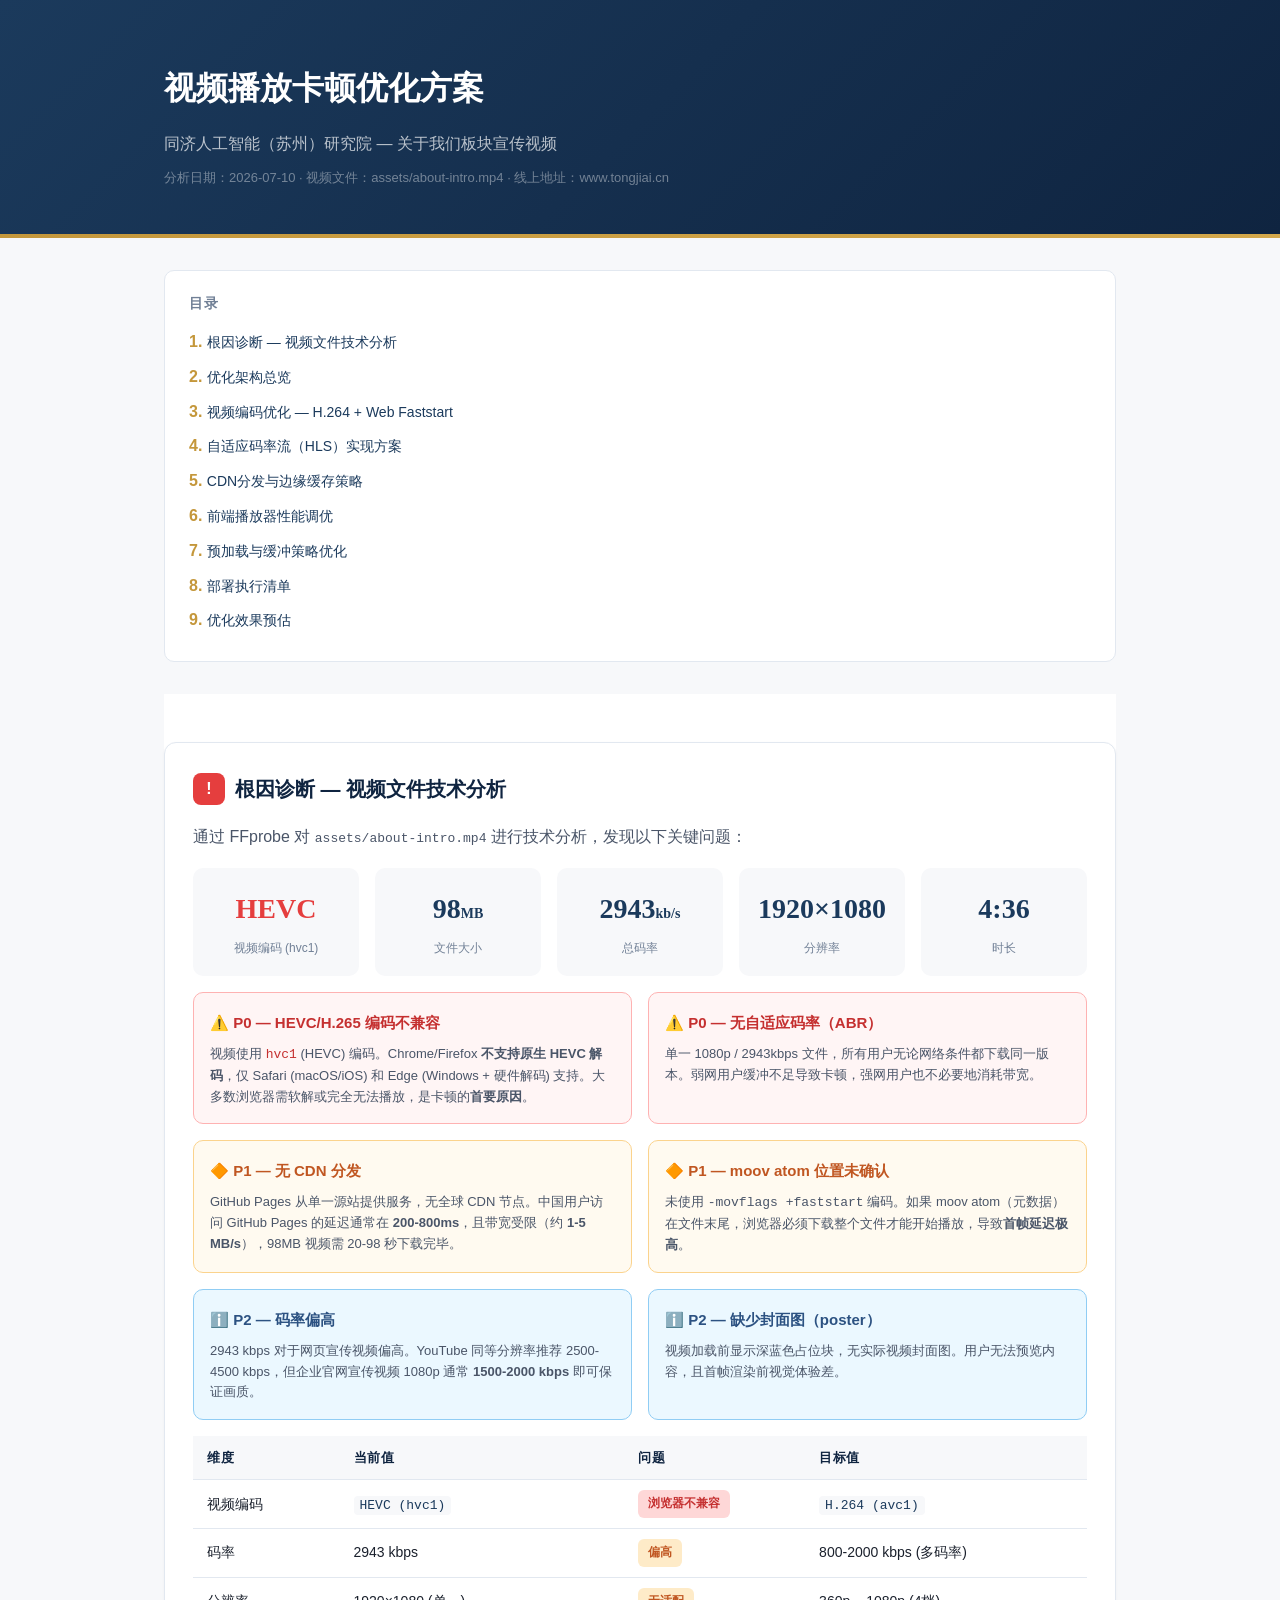
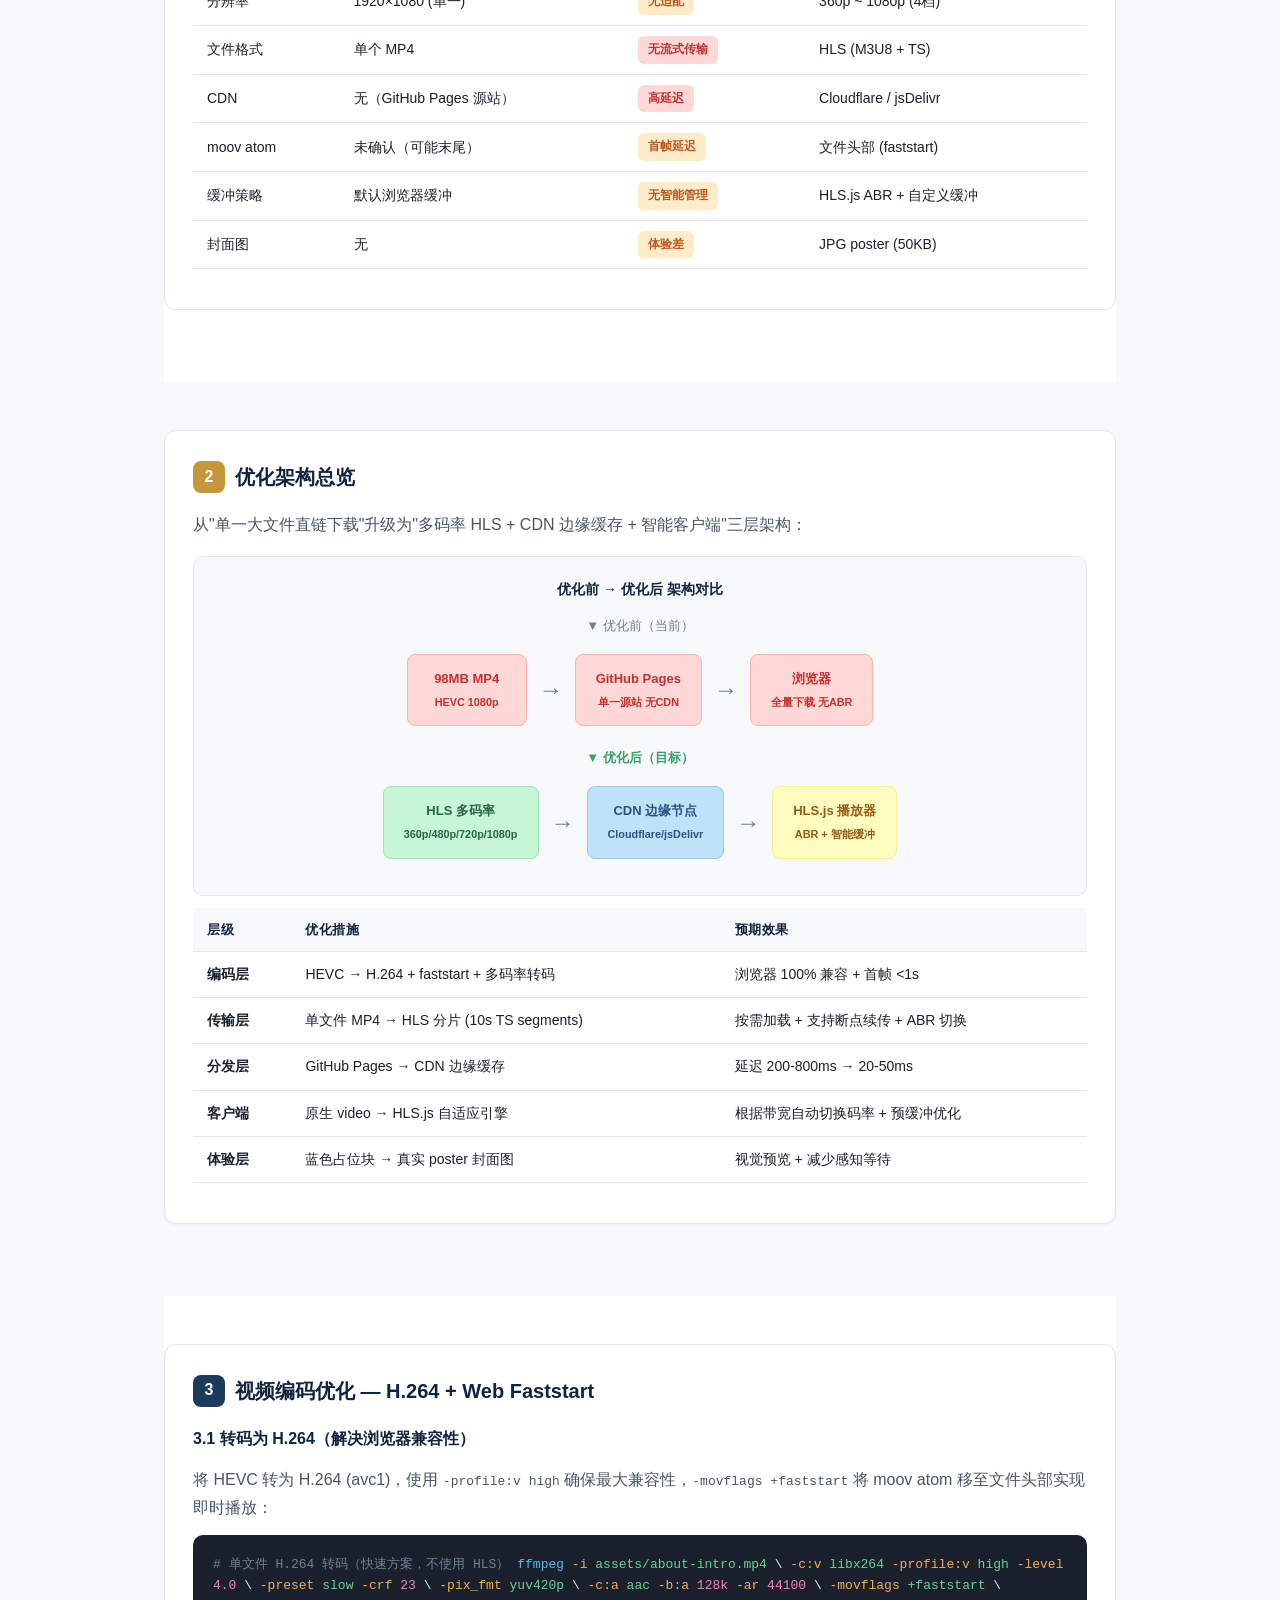
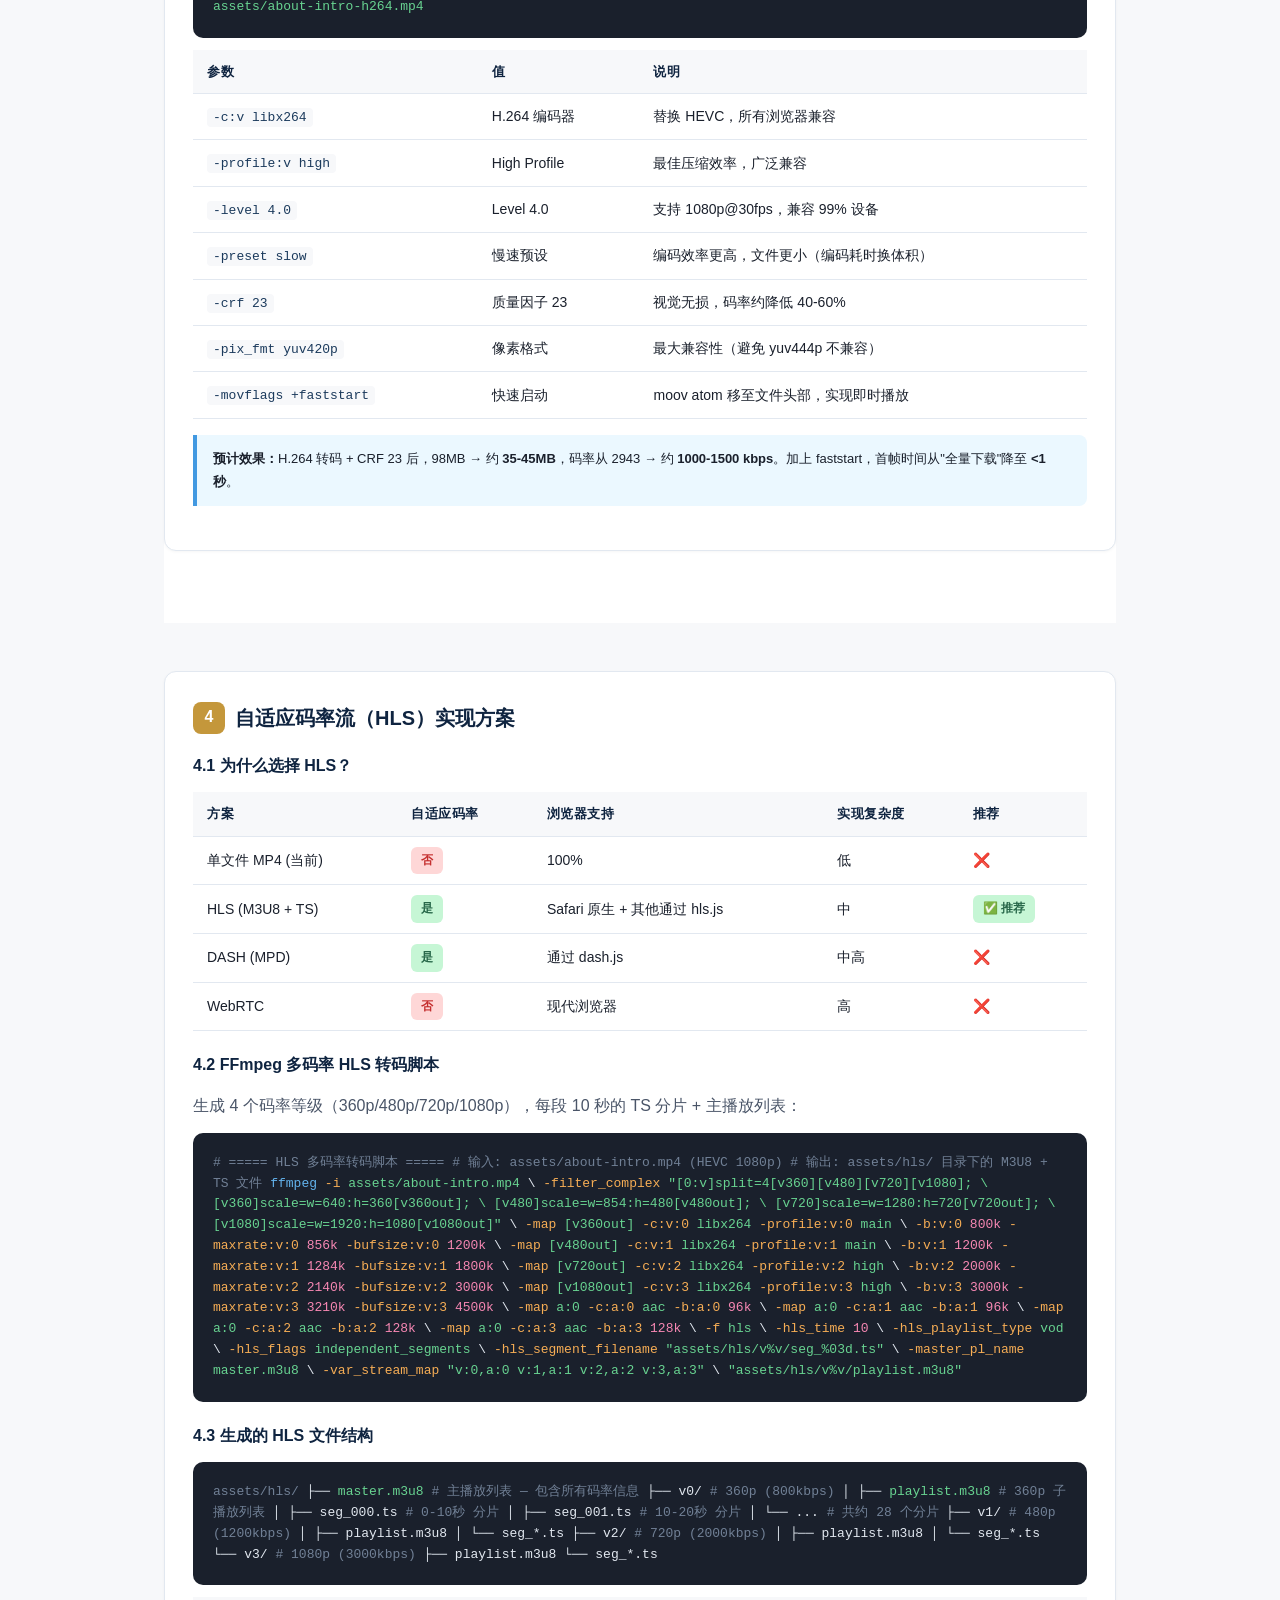
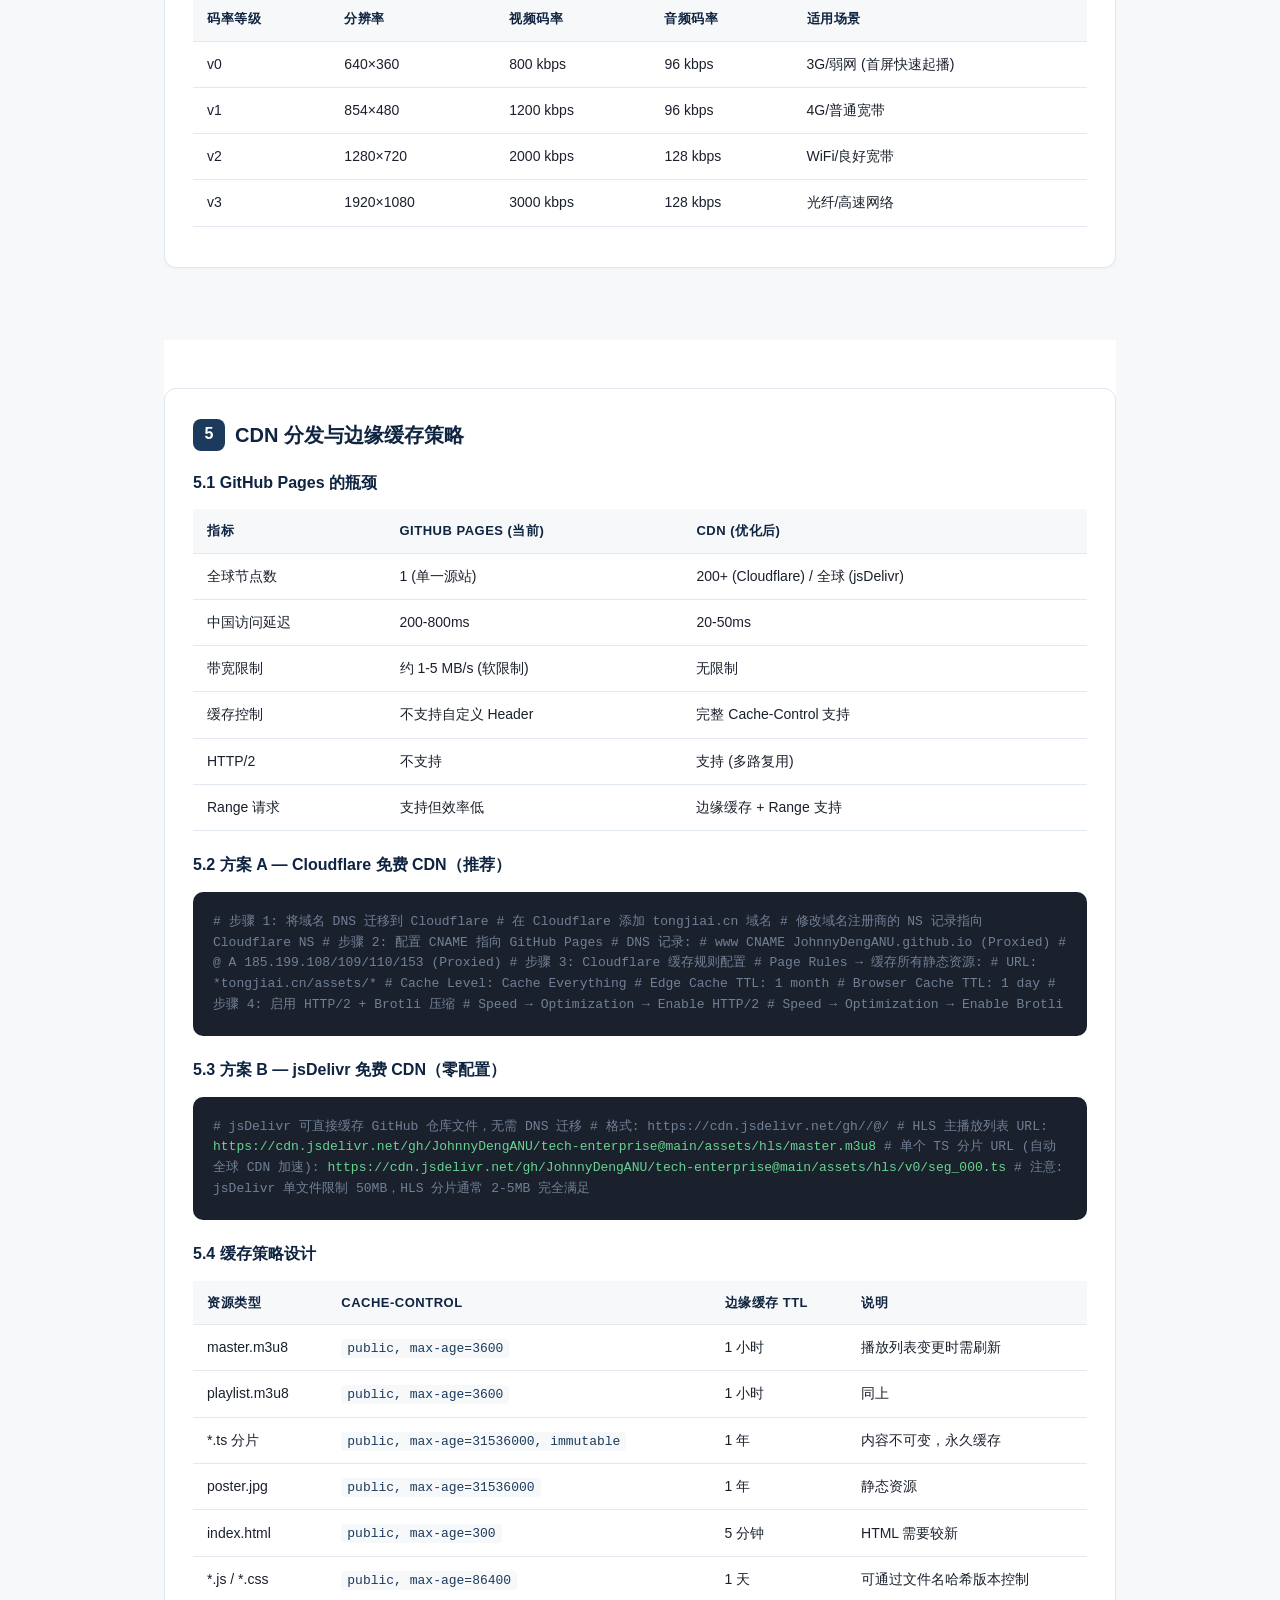
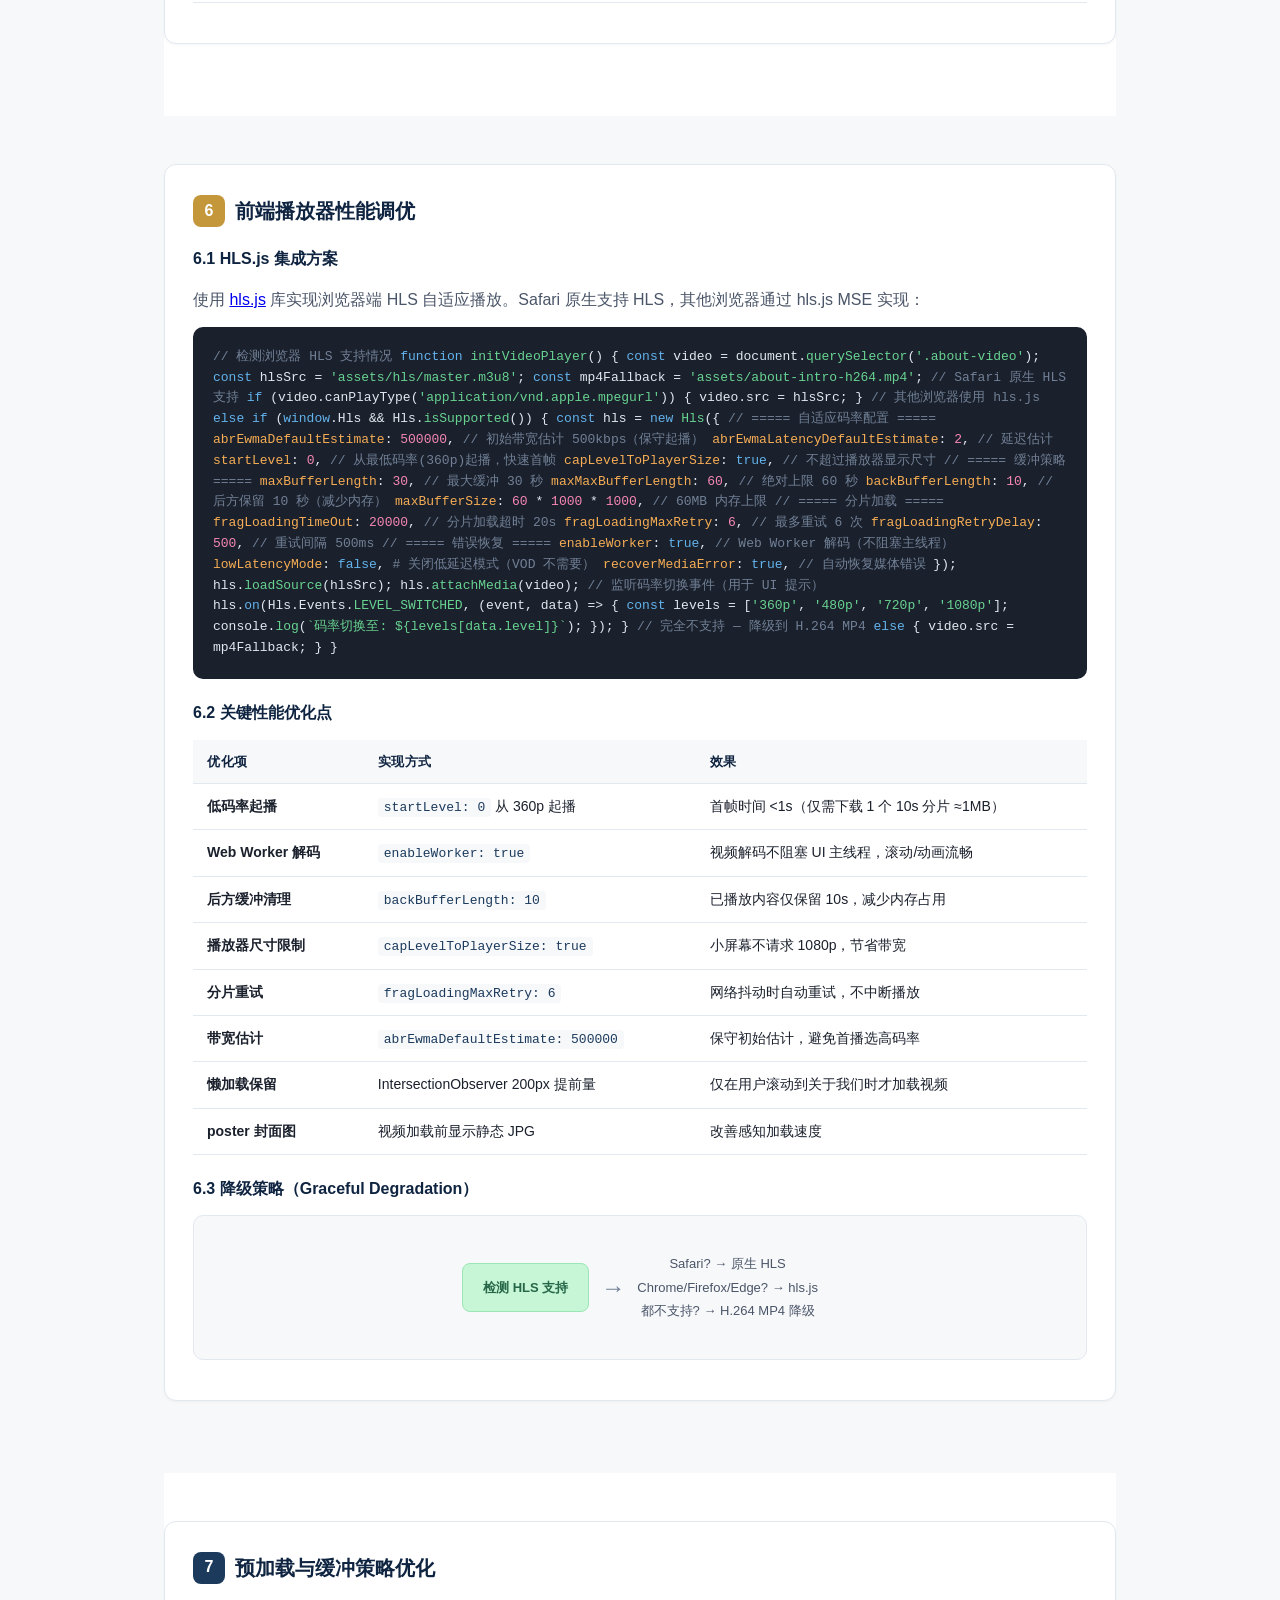
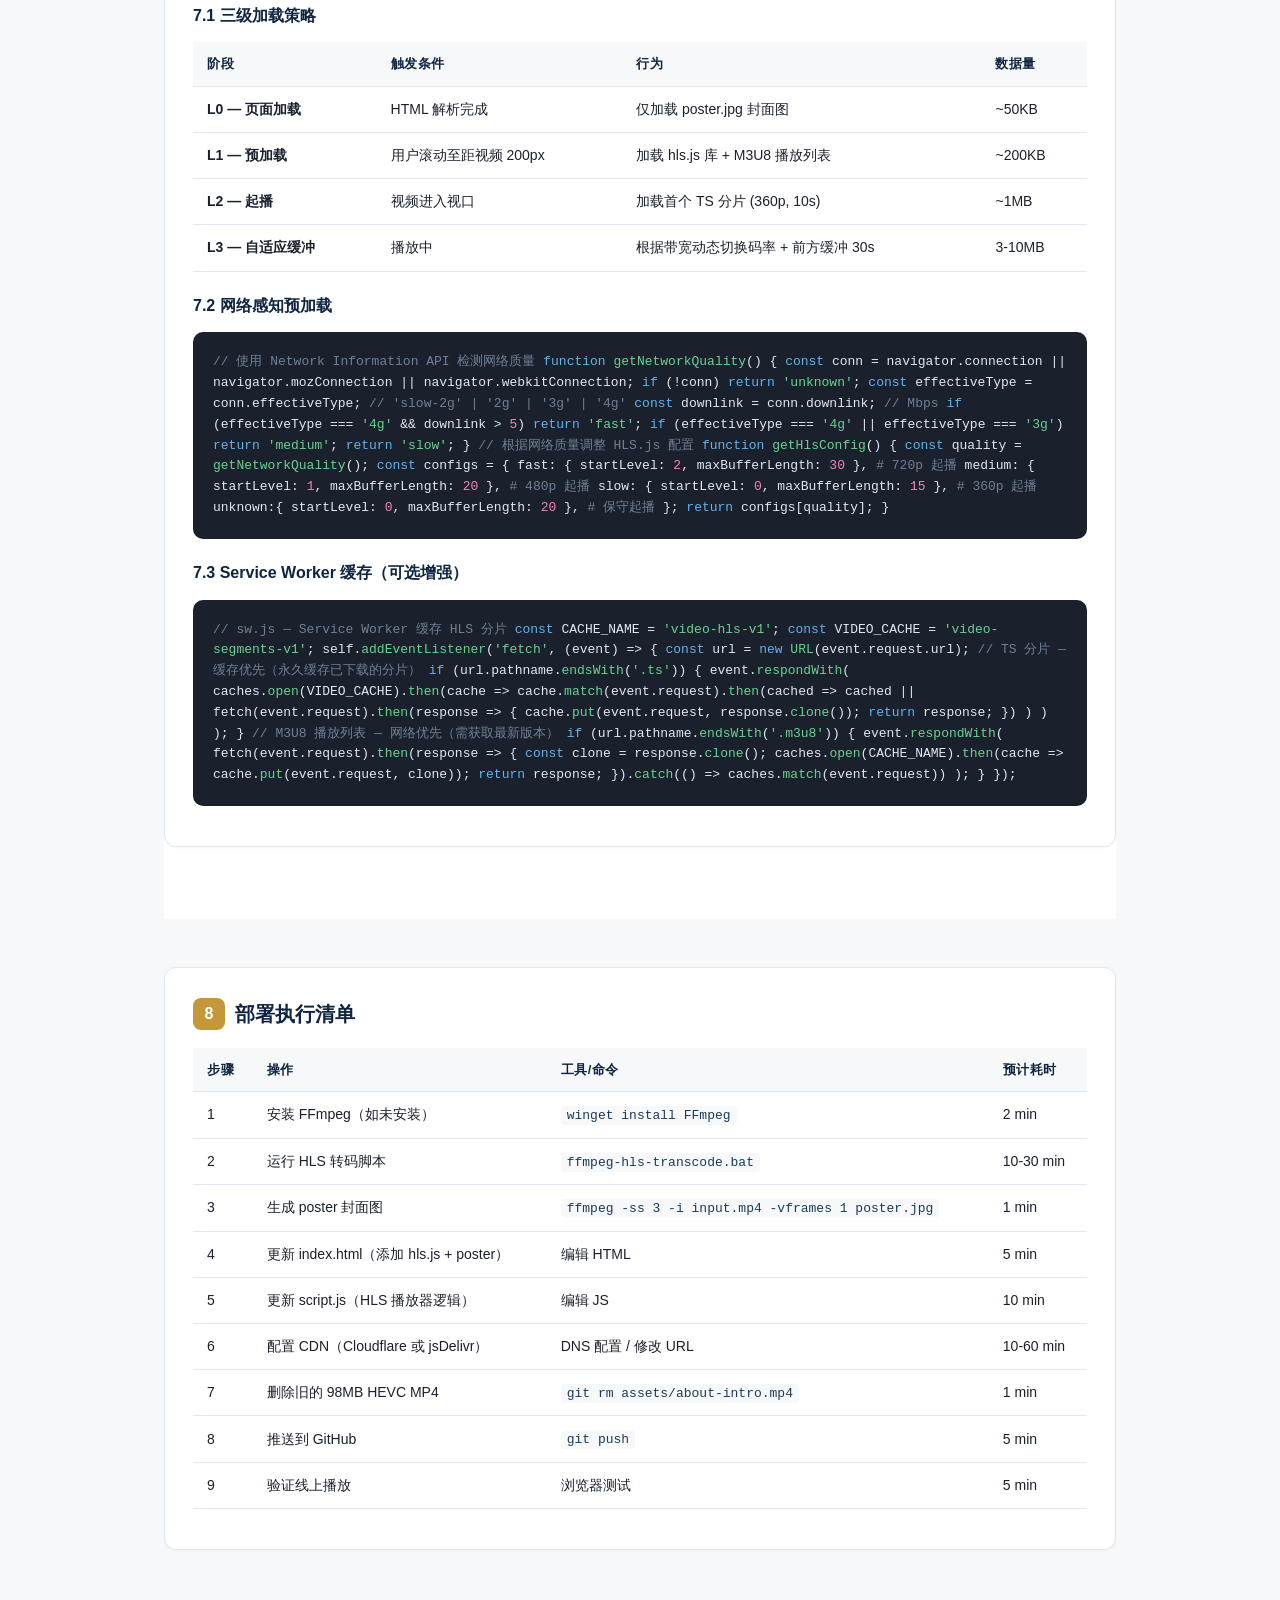
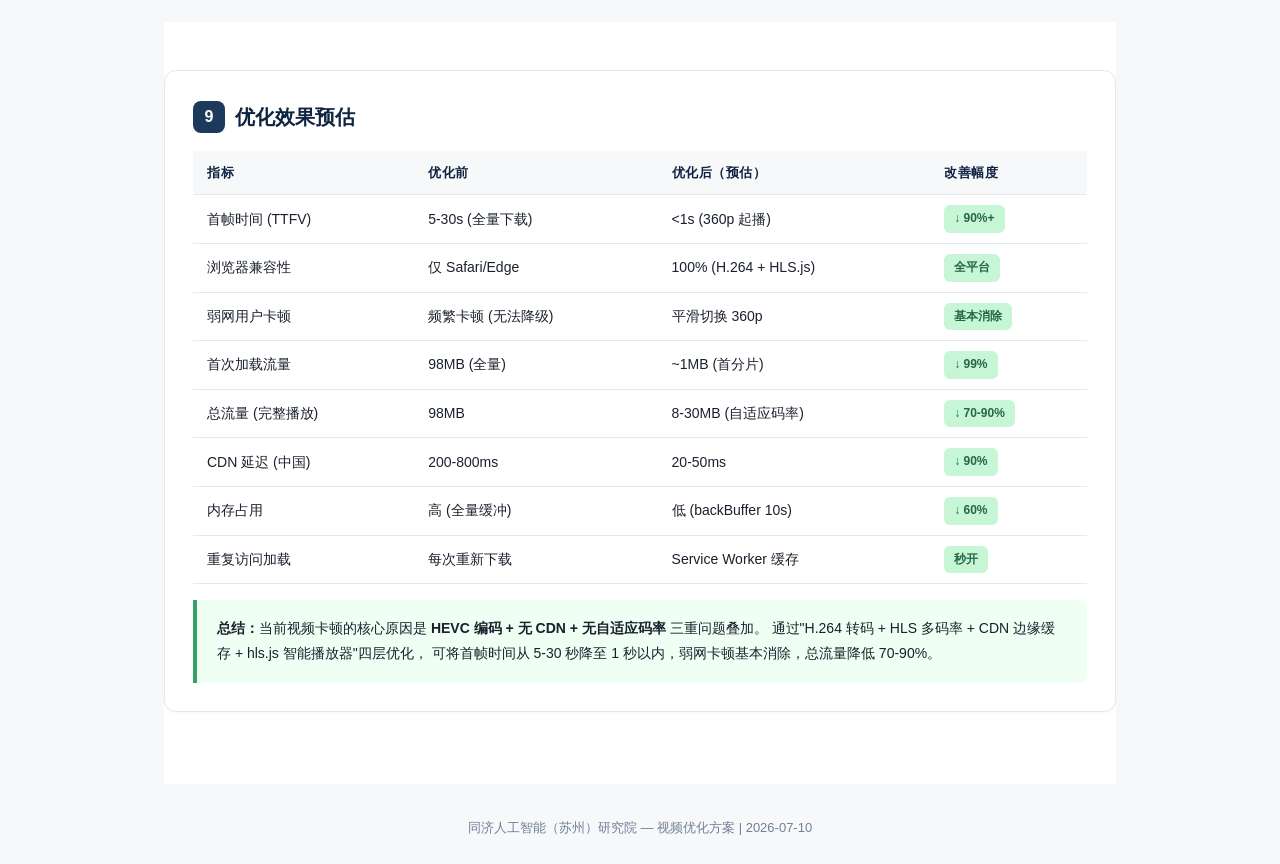
<file: video-optimization-report.html>
<!DOCTYPE html>
<html lang="zh-CN">
<head>
<meta charset="UTF-8">
<meta name="viewport" content="width=device-width, initial-scale=1.0">
<title>视频播放优化方案 — 同济人工智能（苏州）研究院</title>
<style>
:root {
    --pri: #1B3A5C; --pri-light: #2C5282; --gold: #C4973B; --gold-light: #D4A84B;
    --dark: #0F2440; --text: #1a202c; --text-2: #4a5568; --text-3: #718096;
    --bg: #ffffff; --bg-alt: #F7F8FA; --border: #e2e8f0;
    --red: #e53e3e; --green: #38a169; --orange: #dd6b20;
}
*,*::before,*::after{margin:0;padding:0;box-sizing:border-box}
body{font-family:-apple-system,BlinkMacSystemFont,"Segoe UI","PingFang SC","Microsoft YaHei",sans-serif;color:var(--text);background:var(--bg-alt);line-height:1.8;-webkit-font-smoothing:antialiased}
.container{max-width:1000px;margin:0 auto;padding:0 24px}
.header{background:linear-gradient(135deg,var(--pri),var(--dark));color:#fff;padding:60px 0 48px;position:relative;overflow:hidden}
.header::after{content:"";position:absolute;bottom:0;left:0;right:0;height:4px;background:linear-gradient(90deg,var(--gold),var(--gold-light))}
.header h1{font-size:32px;font-weight:800;margin-bottom:12px}
.header .subtitle{font-size:16px;color:rgba(255,255,255,0.7);margin-bottom:8px}
.header .meta{font-size:13px;color:rgba(255,255,255,0.4)}
.section{padding:48px 0}
.section-white{background:#fff}
.card{background:#fff;border:1px solid var(--border);border-radius:12px;padding:28px;margin-bottom:24px;box-shadow:0 1px 3px rgba(0,0,0,0.04)}
.card-title{font-size:20px;font-weight:700;color:var(--dark);margin-bottom:16px;display:flex;align-items:center;gap:10px}
.card-title .num{display:inline-flex;align-items:center;justify-content:center;width:32px;height:32px;background:var(--pri);color:#fff;border-radius:8px;font-size:16px;font-weight:700;flex-shrink:0}
.card-title .num.gold{background:var(--gold)}
.badge{display:inline-block;padding:3px 10px;border-radius:6px;font-size:12px;font-weight:600}
.badge-red{background:#fed7d7;color:#c53030}
.badge-orange{background:#feebc8;color:#c05621}
.badge-green{background:#c6f6d5;color:#276749}
.badge-blue{background:#bee3f8;color:#2c5282}
table{width:100%;border-collapse:collapse;margin:12px 0}
th,td{padding:10px 14px;text-align:left;border-bottom:1px solid var(--border);font-size:14px}
th{background:var(--bg-alt);font-weight:600;color:var(--dark);font-size:13px;text-transform:uppercase;letter-spacing:0.5px}
td code{background:var(--bg-alt);padding:2px 6px;border-radius:4px;font-size:13px;color:var(--pri);font-family:"SF Mono",Consolas,monospace}
.problem-grid{display:grid;grid-template-columns:1fr 1fr;gap:16px;margin:16px 0}
.problem-item{padding:16px;border-radius:10px;border:1px solid}
.problem-critical{border-color:#feb2b2;background:#fff5f5}
.problem-warning{border-color:#fbd38d;background:#fffaf0}
.problem-info{border-color:#90cdf4;background:#ebf8ff}
.problem-item h4{font-size:15px;font-weight:700;margin-bottom:8px}
.problem-critical h4{color:#c53030}
.problem-warning h4{color:#c05621}
.problem-info h4{color:#2c5282}
.problem-item p{font-size:13px;color:var(--text-2);line-height:1.6}
.code-block{background:#1a202c;color:#e2e8f0;border-radius:10px;padding:20px;margin:12px 0;overflow-x:auto;font-family:"SF Mono",Consolas,"Courier New",monospace;font-size:13px;line-height:1.6}
.code-block .comment{color:#718096}
.code-block .cmd{color:#63b3ed}
.code-block .flag{color:#f6ad55}
.code-block .str{color:#68d391}
.code-block .num{color:#f687b3}
.arch-box{background:var(--bg-alt);border:1px solid var(--border);border-radius:10px;padding:20px;margin:12px 0}
.arch-flow{display:flex;align-items:center;justify-content:center;gap:12px;flex-wrap:wrap;margin:16px 0}
.arch-node{padding:12px 20px;border-radius:8px;text-align:center;font-size:13px;font-weight:600;min-width:120px}
.arch-node-origin{background:#fed7d7;color:#c53030;border:1px solid #feb2b2}
.arch-node-cdn{background:#bee3f8;color:#2c5282;border:1px solid #90cdf4}
.arch-node-hls{background:#c6f6d5;color:#276749;border:1px solid #9ae6b4}
.arch-node-client{background:#fefcbf;color:#975a16;border:1px solid #faf089}
.arch-arrow{font-size:24px;color:var(--text-3)}
.metric-row{display:flex;gap:16px;margin:16px 0;flex-wrap:wrap}
.metric-box{flex:1;min-width:140px;padding:16px;background:var(--bg-alt);border-radius:10px;text-align:center}
.metric-box .val{font-size:28px;font-weight:900;color:var(--pri);font-family:Georgia,serif}
.metric-box .val.red{color:var(--red)}
.metric-box .val.green{color:var(--green)}
.metric-box .label{font-size:12px;color:var(--text-3);margin-top:4px}
.toc{background:#fff;border:1px solid var(--border);border-radius:10px;padding:20px 24px;margin-bottom:32px}
.toc h3{font-size:14px;color:var(--text-3);text-transform:uppercase;letter-spacing:1px;margin-bottom:12px}
.toc ol{list-style:none;counter-reset:toc-counter}
.toc li{counter-increment:toc-counter;margin-bottom:6px}
.toc li::before{content:counter(toc-counter) ". ";color:var(--gold);font-weight:700}
.toc a{color:var(--pri);text-decoration:none;font-size:14px}
.toc a:hover{text-decoration:underline}
.footer{text-align:center;padding:32px 0;color:var(--text-3);font-size:13px}
pre{margin:0}
@media(max-width:768px){
    .problem-grid{grid-template-columns:1fr}
    .header h1{font-size:24px}
}
</style>
</head>
<body>

<!-- Header -->
<div class="header">
    <div class="container">
        <h1>视频播放卡顿优化方案</h1>
        <div class="subtitle">同济人工智能（苏州）研究院 — 关于我们板块宣传视频</div>
        <div class="meta">分析日期：2026-07-10 · 视频文件：assets/about-intro.mp4 · 线上地址：www.tongjiai.cn</div>
    </div>
</div>

<div class="container">

<!-- TOC -->
<div class="toc" style="margin-top:32px">
    <h3>目录</h3>
    <ol>
        <li><a href="#diagnosis">根因诊断 — 视频文件技术分析</a></li>
        <li><a href="#architecture">优化架构总览</a></li>
        <li><a href="#encoding">视频编码优化 — H.264 + Web Faststart</a></li>
        <li><a href="#hls">自适应码率流（HLS）实现方案</a></li>
        <li><a href="#cdn">CDN分发与边缘缓存策略</a></li>
        <li><a href="#player">前端播放器性能调优</a></li>
        <li><a href="#buffer">预加载与缓冲策略优化</a></li>
        <li><a href="#deploy">部署执行清单</a></li>
        <li><a href="#benchmark">优化效果预估</a></li>
    </ol>
</div>

<!-- 1. Root Cause -->
<div class="section section-white" id="diagnosis">
    <div class="card">
        <div class="card-title"><span class="num" style="background:var(--red)">!</span>根因诊断 — 视频文件技术分析</div>
        <p style="color:var(--text-2);margin-bottom:16px">通过 FFprobe 对 <code>assets/about-intro.mp4</code> 进行技术分析，发现以下关键问题：</p>

        <div class="metric-row">
            <div class="metric-box"><div class="val red">HEVC</div><div class="label">视频编码 (hvc1)</div></div>
            <div class="metric-box"><div class="val">98<span style="font-size:14px">MB</span></div><div class="label">文件大小</div></div>
            <div class="metric-box"><div class="val">2943<span style="font-size:14px">kb/s</span></div><div class="label">总码率</div></div>
            <div class="metric-box"><div class="val">1920×1080</div><div class="label">分辨率</div></div>
            <div class="metric-box"><div class="val">4:36</div><div class="label">时长</div></div>
        </div>

        <div class="problem-grid">
            <div class="problem-item problem-critical">
                <h4>⚠️ P0 — HEVC/H.265 编码不兼容</h4>
                <p>视频使用 <code style="color:#c53030">hvc1</code> (HEVC) 编码。Chrome/Firefox <strong>不支持原生 HEVC 解码</strong>，仅 Safari (macOS/iOS) 和 Edge (Windows + 硬件解码) 支持。大多数浏览器需软解或完全无法播放，是卡顿的<strong>首要原因</strong>。</p>
            </div>
            <div class="problem-item problem-critical">
                <h4>⚠️ P0 — 无自适应码率（ABR）</h4>
                <p>单一 1080p / 2943kbps 文件，所有用户无论网络条件都下载同一版本。弱网用户缓冲不足导致卡顿，强网用户也不必要地消耗带宽。</p>
            </div>
            <div class="problem-item problem-warning">
                <h4>🔶 P1 — 无 CDN 分发</h4>
                <p>GitHub Pages 从单一源站提供服务，无全球 CDN 节点。中国用户访问 GitHub Pages 的延迟通常在 <strong>200-800ms</strong>，且带宽受限（约 <strong>1-5 MB/s</strong>），98MB 视频需 20-98 秒下载完毕。</p>
            </div>
            <div class="problem-item problem-warning">
                <h4>🔶 P1 — moov atom 位置未确认</h4>
                <p>未使用 <code>-movflags +faststart</code> 编码。如果 moov atom（元数据）在文件末尾，浏览器必须下载整个文件才能开始播放，导致<strong>首帧延迟极高</strong>。</p>
            </div>
            <div class="problem-item problem-info">
                <h4>ℹ️ P2 — 码率偏高</h4>
                <p>2943 kbps 对于网页宣传视频偏高。YouTube 同等分辨率推荐 2500-4500 kbps，但企业官网宣传视频 1080p 通常 <strong>1500-2000 kbps</strong> 即可保证画质。</p>
            </div>
            <div class="problem-item problem-info">
                <h4>ℹ️ P2 — 缺少封面图（poster）</h4>
                <p>视频加载前显示深蓝色占位块，无实际视频封面图。用户无法预览内容，且首帧渲染前视觉体验差。</p>
            </div>
        </div>

        <table>
            <thead>
                <tr><th>维度</th><th>当前值</th><th>问题</th><th>目标值</th></tr>
            </thead>
            <tbody>
                <tr><td>视频编码</td><td><code>HEVC (hvc1)</code></td><td><span class="badge badge-red">浏览器不兼容</span></td><td><code>H.264 (avc1)</code></td></tr>
                <tr><td>码率</td><td>2943 kbps</td><td><span class="badge badge-orange">偏高</span></td><td>800-2000 kbps (多码率)</td></tr>
                <tr><td>分辨率</td><td>1920×1080 (单一)</td><td><span class="badge badge-orange">无适配</span></td><td>360p ~ 1080p (4档)</td></tr>
                <tr><td>文件格式</td><td>单个 MP4</td><td><span class="badge badge-red">无流式传输</span></td><td>HLS (M3U8 + TS)</td></tr>
                <tr><td>CDN</td><td>无（GitHub Pages 源站）</td><td><span class="badge badge-red">高延迟</span></td><td>Cloudflare / jsDelivr</td></tr>
                <tr><td>moov atom</td><td>未确认（可能末尾）</td><td><span class="badge badge-orange">首帧延迟</span></td><td>文件头部 (faststart)</td></tr>
                <tr><td>缓冲策略</td><td>默认浏览器缓冲</td><td><span class="badge badge-orange">无智能管理</span></td><td>HLS.js ABR + 自定义缓冲</td></tr>
                <tr><td>封面图</td><td>无</td><td><span class="badge badge-orange">体验差</span></td><td>JPG poster (50KB)</td></tr>
            </tbody>
        </table>
    </div>
</div>

<!-- 2. Architecture -->
<div class="section" id="architecture">
    <div class="card">
        <div class="card-title"><span class="num gold">2</span>优化架构总览</div>
        <p style="color:var(--text-2);margin-bottom:16px">从"单一大文件直链下载"升级为"多码率 HLS + CDN 边缘缓存 + 智能客户端"三层架构：</p>

        <div class="arch-box">
            <div style="text-align:center;font-size:14px;font-weight:600;color:var(--dark);margin-bottom:12px">优化前 → 优化后 架构对比</div>

            <div style="margin-bottom:20px">
                <div style="font-size:13px;color:var(--text-3);margin-bottom:8px;text-align:center">▼ 优化前（当前）</div>
                <div class="arch-flow">
                    <div class="arch-node arch-node-origin">98MB MP4<br><small>HEVC 1080p</small></div>
                    <div class="arch-arrow">→</div>
                    <div class="arch-node arch-node-origin">GitHub Pages<br><small>单一源站 无CDN</small></div>
                    <div class="arch-arrow">→</div>
                    <div class="arch-node arch-node-origin">浏览器<br><small>全量下载 无ABR</small></div>
                </div>
            </div>

            <div>
                <div style="font-size:13px;color:var(--green);margin-bottom:8px;text-align:center;font-weight:600">▼ 优化后（目标）</div>
                <div class="arch-flow">
                    <div class="arch-node arch-node-hls">HLS 多码率<br><small>360p/480p/720p/1080p</small></div>
                    <div class="arch-arrow">→</div>
                    <div class="arch-node arch-node-cdn">CDN 边缘节点<br><small>Cloudflare/jsDelivr</small></div>
                    <div class="arch-arrow">→</div>
                    <div class="arch-node arch-node-client">HLS.js 播放器<br><small>ABR + 智能缓冲</small></div>
                </div>
            </div>
        </div>

        <table>
            <thead><tr><th>层级</th><th>优化措施</th><th>预期效果</th></tr></thead>
            <tbody>
                <tr><td><strong>编码层</strong></td><td>HEVC → H.264 + faststart + 多码率转码</td><td>浏览器 100% 兼容 + 首帧 &lt;1s</td></tr>
                <tr><td><strong>传输层</strong></td><td>单文件 MP4 → HLS 分片 (10s TS segments)</td><td>按需加载 + 支持断点续传 + ABR 切换</td></tr>
                <tr><td><strong>分发层</strong></td><td>GitHub Pages → CDN 边缘缓存</td><td>延迟 200-800ms → 20-50ms</td></tr>
                <tr><td><strong>客户端</strong></td><td>原生 video → HLS.js 自适应引擎</td><td>根据带宽自动切换码率 + 预缓冲优化</td></tr>
                <tr><td><strong>体验层</strong></td><td>蓝色占位块 → 真实 poster 封面图</td><td>视觉预览 + 减少感知等待</td></tr>
            </tbody>
        </table>
    </div>
</div>

<!-- 3. Encoding -->
<div class="section section-white" id="encoding">
    <div class="card">
        <div class="card-title"><span class="num">3</span>视频编码优化 — H.264 + Web Faststart</div>

        <h4 style="color:var(--dark);margin-bottom:12px">3.1 转码为 H.264（解决浏览器兼容性）</h4>
        <p style="color:var(--text-2);margin-bottom:8px">将 HEVC 转为 H.264 (avc1)，使用 <code>-profile:v high</code> 确保最大兼容性，<code>-movflags +faststart</code> 将 moov atom 移至文件头部实现即时播放：</p>
        <div class="code-block"><span class="comment"># 单文件 H.264 转码（快速方案，不使用 HLS）</span>
<span class="cmd">ffmpeg</span> <span class="flag">-i</span> <span class="str">assets/about-intro.mp4</span> \
    <span class="flag">-c:v</span> <span class="str">libx264</span> <span class="flag">-profile:v</span> <span class="str">high</span> <span class="flag">-level</span> <span class="num">4.0</span> \
    <span class="flag">-preset</span> <span class="str">slow</span> <span class="flag">-crf</span> <span class="num">23</span> \
    <span class="flag">-pix_fmt</span> <span class="str">yuv420p</span> \
    <span class="flag">-c:a</span> <span class="str">aac</span> <span class="flag">-b:a</span> <span class="num">128k</span> <span class="flag">-ar</span> <span class="num">44100</span> \
    <span class="flag">-movflags</span> <span class="str">+faststart</span> \
    <span class="str">assets/about-intro-h264.mp4</span></div>

        <table>
            <thead><tr><th>参数</th><th>值</th><th>说明</th></tr></thead>
            <tbody>
                <tr><td><code>-c:v libx264</code></td><td>H.264 编码器</td><td>替换 HEVC，所有浏览器兼容</td></tr>
                <tr><td><code>-profile:v high</code></td><td>High Profile</td><td>最佳压缩效率，广泛兼容</td></tr>
                <tr><td><code>-level 4.0</code></td><td>Level 4.0</td><td>支持 1080p@30fps，兼容 99% 设备</td></tr>
                <tr><td><code>-preset slow</code></td><td>慢速预设</td><td>编码效率更高，文件更小（编码耗时换体积）</td></tr>
                <tr><td><code>-crf 23</code></td><td>质量因子 23</td><td>视觉无损，码率约降低 40-60%</td></tr>
                <tr><td><code>-pix_fmt yuv420p</code></td><td>像素格式</td><td>最大兼容性（避免 yuv444p 不兼容）</td></tr>
                <tr><td><code>-movflags +faststart</code></td><td>快速启动</td><td>moov atom 移至文件头部，实现即时播放</td></tr>
            </tbody>
        </table>

        <div style="background:#ebf8ff;border-left:4px solid #4299e1;padding:12px 16px;border-radius:0 8px 8px 0;margin:16px 0;font-size:13px">
            <strong>预计效果：</strong>H.264 转码 + CRF 23 后，98MB → 约 <strong>35-45MB</strong>，码率从 2943 → 约 <strong>1000-1500 kbps</strong>。加上 faststart，首帧时间从"全量下载"降至 <strong>&lt;1 秒</strong>。
        </div>
    </div>
</div>

<!-- 4. HLS -->
<div class="section" id="hls">
    <div class="card">
        <div class="card-title"><span class="num gold">4</span>自适应码率流（HLS）实现方案</div>

        <h4 style="color:var(--dark);margin-bottom:12px">4.1 为什么选择 HLS？</h4>
        <table>
            <thead><tr><th>方案</th><th>自适应码率</th><th>浏览器支持</th><th>实现复杂度</th><th>推荐</th></tr></thead>
            <tbody>
                <tr><td>单文件 MP4 (当前)</td><td><span class="badge badge-red">否</span></td><td>100%</td><td>低</td><td>❌</td></tr>
                <tr><td>HLS (M3U8 + TS)</td><td><span class="badge badge-green">是</span></td><td>Safari 原生 + 其他通过 hls.js</td><td>中</td><td><span class="badge badge-green">✅ 推荐</span></td></tr>
                <tr><td>DASH (MPD)</td><td><span class="badge badge-green">是</span></td><td>通过 dash.js</td><td>中高</td><td>❌</td></tr>
                <tr><td>WebRTC</td><td><span class="badge badge-red">否</span></td><td>现代浏览器</td><td>高</td><td>❌</td></tr>
            </tbody>
        </table>

        <h4 style="color:var(--dark);margin:20px 0 12px">4.2 FFmpeg 多码率 HLS 转码脚本</h4>
        <p style="color:var(--text-2);margin-bottom:8px">生成 4 个码率等级（360p/480p/720p/1080p），每段 10 秒的 TS 分片 + 主播放列表：</p>
        <div class="code-block"><span class="comment"># ===== HLS 多码率转码脚本 =====</span>
<span class="comment"># 输入: assets/about-intro.mp4 (HEVC 1080p)</span>
<span class="comment"># 输出: assets/hls/ 目录下的 M3U8 + TS 文件</span>

<span class="cmd">ffmpeg</span> <span class="flag">-i</span> <span class="str">assets/about-intro.mp4</span> \
    <span class="flag">-filter_complex</span> <span class="str">"[0:v]split=4[v360][v480][v720][v1080]; \
        [v360]scale=w=640:h=360[v360out]; \
        [v480]scale=w=854:h=480[v480out]; \
        [v720]scale=w=1280:h=720[v720out]; \
        [v1080]scale=w=1920:h=1080[v1080out]"</span> \
    <span class="flag">-map</span> <span class="str">[v360out]</span> <span class="flag">-c:v:0</span> <span class="str">libx264</span> <span class="flag">-profile:v:0</span> <span class="str">main</span> \
        <span class="flag">-b:v:0</span> <span class="num">800k</span> <span class="flag">-maxrate:v:0</span> <span class="num">856k</span> <span class="flag">-bufsize:v:0</span> <span class="num">1200k</span> \
    <span class="flag">-map</span> <span class="str">[v480out]</span> <span class="flag">-c:v:1</span> <span class="str">libx264</span> <span class="flag">-profile:v:1</span> <span class="str">main</span> \
        <span class="flag">-b:v:1</span> <span class="num">1200k</span> <span class="flag">-maxrate:v:1</span> <span class="num">1284k</span> <span class="flag">-bufsize:v:1</span> <span class="num">1800k</span> \
    <span class="flag">-map</span> <span class="str">[v720out]</span> <span class="flag">-c:v:2</span> <span class="str">libx264</span> <span class="flag">-profile:v:2</span> <span class="str">high</span> \
        <span class="flag">-b:v:2</span> <span class="num">2000k</span> <span class="flag">-maxrate:v:2</span> <span class="num">2140k</span> <span class="flag">-bufsize:v:2</span> <span class="num">3000k</span> \
    <span class="flag">-map</span> <span class="str">[v1080out]</span> <span class="flag">-c:v:3</span> <span class="str">libx264</span> <span class="flag">-profile:v:3</span> <span class="str">high</span> \
        <span class="flag">-b:v:3</span> <span class="num">3000k</span> <span class="flag">-maxrate:v:3</span> <span class="num">3210k</span> <span class="flag">-bufsize:v:3</span> <span class="num">4500k</span> \
    <span class="flag">-map</span> <span class="str">a:0</span> <span class="flag">-c:a:0</span> <span class="str">aac</span> <span class="flag">-b:a:0</span> <span class="num">96k</span> \
    <span class="flag">-map</span> <span class="str">a:0</span> <span class="flag">-c:a:1</span> <span class="str">aac</span> <span class="flag">-b:a:1</span> <span class="num">96k</span> \
    <span class="flag">-map</span> <span class="str">a:0</span> <span class="flag">-c:a:2</span> <span class="str">aac</span> <span class="flag">-b:a:2</span> <span class="num">128k</span> \
    <span class="flag">-map</span> <span class="str">a:0</span> <span class="flag">-c:a:3</span> <span class="str">aac</span> <span class="flag">-b:a:3</span> <span class="num">128k</span> \
    <span class="flag">-f</span> <span class="str">hls</span> \
    <span class="flag">-hls_time</span> <span class="num">10</span> \
    <span class="flag">-hls_playlist_type</span> <span class="str">vod</span> \
    <span class="flag">-hls_flags</span> <span class="str">independent_segments</span> \
    <span class="flag">-hls_segment_filename</span> <span class="str">"assets/hls/v%v/seg_%03d.ts"</span> \
    <span class="flag">-master_pl_name</span> <span class="str">master.m3u8</span> \
    <span class="flag">-var_stream_map</span> <span class="str">"v:0,a:0 v:1,a:1 v:2,a:2 v:3,a:3"</span> \
    <span class="str">"assets/hls/v%v/playlist.m3u8"</span></div>

        <h4 style="color:var(--dark);margin:20px 0 12px">4.3 生成的 HLS 文件结构</h4>
        <div class="code-block"><span class="comment">assets/hls/</span>
├── <span class="str">master.m3u8</span>              <span class="comment"># 主播放列表 — 包含所有码率信息</span>
├── v0/                     <span class="comment"># 360p (800kbps)</span>
│   ├── <span class="str">playlist.m3u8</span>          <span class="comment"># 360p 子播放列表</span>
│   ├── seg_000.ts          <span class="comment"># 0-10秒 分片</span>
│   ├── seg_001.ts          <span class="comment"># 10-20秒 分片</span>
│   └── ...                 <span class="comment"># 共约 28 个分片</span>
├── v1/                     <span class="comment"># 480p (1200kbps)</span>
│   ├── playlist.m3u8
│   └── seg_*.ts
├── v2/                     <span class="comment"># 720p (2000kbps)</span>
│   ├── playlist.m3u8
│   └── seg_*.ts
└── v3/                     <span class="comment"># 1080p (3000kbps)</span>
    ├── playlist.m3u8
    └── seg_*.ts</div>

        <table>
            <thead><tr><th>码率等级</th><th>分辨率</th><th>视频码率</th><th>音频码率</th><th>适用场景</th></tr></thead>
            <tbody>
                <tr><td>v0</td><td>640×360</td><td>800 kbps</td><td>96 kbps</td><td>3G/弱网 (首屏快速起播)</td></tr>
                <tr><td>v1</td><td>854×480</td><td>1200 kbps</td><td>96 kbps</td><td>4G/普通宽带</td></tr>
                <tr><td>v2</td><td>1280×720</td><td>2000 kbps</td><td>128 kbps</td><td>WiFi/良好宽带</td></tr>
                <tr><td>v3</td><td>1920×1080</td><td>3000 kbps</td><td>128 kbps</td><td>光纤/高速网络</td></tr>
            </tbody>
        </table>
    </div>
</div>

<!-- 5. CDN -->
<div class="section section-white" id="cdn">
    <div class="card">
        <div class="card-title"><span class="num">5</span>CDN 分发与边缘缓存策略</div>

        <h4 style="color:var(--dark);margin-bottom:12px">5.1 GitHub Pages 的瓶颈</h4>
        <table>
            <thead><tr><th>指标</th><th>GitHub Pages (当前)</th><th>CDN (优化后)</th></tr></thead>
            <tbody>
                <tr><td>全球节点数</td><td>1 (单一源站)</td><td>200+ (Cloudflare) / 全球 (jsDelivr)</td></tr>
                <tr><td>中国访问延迟</td><td>200-800ms</td><td>20-50ms</td></tr>
                <tr><td>带宽限制</td><td>约 1-5 MB/s (软限制)</td><td>无限制</td></tr>
                <tr><td>缓存控制</td><td>不支持自定义 Header</td><td>完整 Cache-Control 支持</td></tr>
                <tr><td>HTTP/2</td><td>不支持</td><td>支持 (多路复用)</td></tr>
                <tr><td>Range 请求</td><td>支持但效率低</td><td>边缘缓存 + Range 支持</td></tr>
            </tbody>
        </table>

        <h4 style="color:var(--dark);margin:20px 0 12px">5.2 方案 A — Cloudflare 免费 CDN（推荐）</h4>
        <div class="code-block"><span class="comment"># 步骤 1: 将域名 DNS 迁移到 Cloudflare</span>
<span class="comment"># 在 Cloudflare 添加 tongjiai.cn 域名</span>
<span class="comment"># 修改域名注册商的 NS 记录指向 Cloudflare NS</span>

<span class="comment"># 步骤 2: 配置 CNAME 指向 GitHub Pages</span>
<span class="comment"># DNS 记录:</span>
<span class="comment">#   www  CNAME  JohnnyDengANU.github.io  (Proxied)</span>
<span class="comment">#   @    A     185.199.108/109/110/153  (Proxied)</span>

<span class="comment"># 步骤 3: Cloudflare 缓存规则配置</span>
<span class="comment"># Page Rules → 缓存所有静态资源:</span>
<span class="comment">#   URL: *tongjiai.cn/assets/*</span>
<span class="comment">#   Cache Level: Cache Everything</span>
<span class="comment">#   Edge Cache TTL: 1 month</span>
<span class="comment">#   Browser Cache TTL: 1 day</span>

<span class="comment"># 步骤 4: 启用 HTTP/2 + Brotli 压缩</span>
<span class="comment"># Speed → Optimization → Enable HTTP/2</span>
<span class="comment"># Speed → Optimization → Enable Brotli</span></div>

        <h4 style="color:var(--dark);margin:20px 0 12px">5.3 方案 B — jsDelivr 免费 CDN（零配置）</h4>
        <div class="code-block"><span class="comment"># jsDelivr 可直接缓存 GitHub 仓库文件，无需 DNS 迁移</span>
<span class="comment"># 格式: https://cdn.jsdelivr.net/gh/<user>/<repo>@<branch>/<path></span>

<span class="comment"># HLS 主播放列表 URL:</span>
<span class="str">https://cdn.jsdelivr.net/gh/JohnnyDengANU/tech-enterprise@main/assets/hls/master.m3u8</span>

<span class="comment"># 单个 TS 分片 URL (自动全球 CDN 加速):</span>
<span class="str">https://cdn.jsdelivr.net/gh/JohnnyDengANU/tech-enterprise@main/assets/hls/v0/seg_000.ts</span>

<span class="comment"># 注意: jsDelivr 单文件限制 50MB，HLS 分片通常 2-5MB 完全满足</span></div>

        <h4 style="color:var(--dark);margin:20px 0 12px">5.4 缓存策略设计</h4>
        <table>
            <thead><tr><th>资源类型</th><th>Cache-Control</th><th>边缘缓存 TTL</th><th>说明</th></tr></thead>
            <tbody>
                <tr><td>master.m3u8</td><td><code>public, max-age=3600</code></td><td>1 小时</td><td>播放列表变更时需刷新</td></tr>
                <tr><td>playlist.m3u8</td><td><code>public, max-age=3600</code></td><td>1 小时</td><td>同上</td></tr>
                <tr><td>*.ts 分片</td><td><code>public, max-age=31536000, immutable</code></td><td>1 年</td><td>内容不可变，永久缓存</td></tr>
                <tr><td>poster.jpg</td><td><code>public, max-age=31536000</code></td><td>1 年</td><td>静态资源</td></tr>
                <tr><td>index.html</td><td><code>public, max-age=300</code></td><td>5 分钟</td><td>HTML 需要较新</td></tr>
                <tr><td>*.js / *.css</td><td><code>public, max-age=86400</code></td><td>1 天</td><td>可通过文件名哈希版本控制</td></tr>
            </tbody>
        </table>
    </div>
</div>

<!-- 6. Player -->
<div class="section" id="player">
    <div class="card">
        <div class="card-title"><span class="num gold">6</span>前端播放器性能调优</div>

        <h4 style="color:var(--dark);margin-bottom:12px">6.1 HLS.js 集成方案</h4>
        <p style="color:var(--text-2);margin-bottom:8px">使用 <a href="https://github.com/video-dev/hls.js" target="_blank">hls.js</a> 库实现浏览器端 HLS 自适应播放。Safari 原生支持 HLS，其他浏览器通过 hls.js MSE 实现：</p>
        <div class="code-block"><span class="comment">// 检测浏览器 HLS 支持情况</span>
<span class="cmd">function</span> <span class="str">initVideoPlayer</span>() {
    <span class="cmd">const</span> video = document.<span class="str">querySelector</span>(<span class="str">'.about-video'</span>);
    <span class="cmd">const</span> hlsSrc = <span class="str">'assets/hls/master.m3u8'</span>;
    <span class="cmd">const</span> mp4Fallback = <span class="str">'assets/about-intro-h264.mp4'</span>;

    <span class="comment">// Safari 原生 HLS 支持</span>
    <span class="cmd">if</span> (video.canPlayType(<span class="str">'application/vnd.apple.mpegurl'</span>)) {
        video.src = hlsSrc;
    }
    <span class="comment">// 其他浏览器使用 hls.js</span>
    <span class="cmd">else if</span> (<span class="cmd">window</span>.Hls && Hls.<span class="str">isSupported</span>()) {
        <span class="cmd">const</span> hls = <span class="cmd">new</span> <span class="str">Hls</span>({
            <span class="comment">// ===== 自适应码率配置 =====</span>
            <span class="flag">abrEwmaDefaultEstimate</span>: <span class="num">500000</span>,  <span class="comment">// 初始带宽估计 500kbps（保守起播）</span>
            <span class="flag">abrEwmaLatencyDefaultEstimate</span>: <span class="num">2</span>,  <span class="comment">// 延迟估计</span>
            <span class="flag">startLevel</span>: <span class="num">0</span>,  <span class="comment">// 从最低码率(360p)起播，快速首帧</span>
            <span class="flag">capLevelToPlayerSize</span>: <span class="cmd">true</span>,  <span class="comment">// 不超过播放器显示尺寸</span>

            <span class="comment">// ===== 缓冲策略 =====</span>
            <span class="flag">maxBufferLength</span>: <span class="num">30</span>,  <span class="comment">// 最大缓冲 30 秒</span>
            <span class="flag">maxMaxBufferLength</span>: <span class="num">60</span>,  <span class="comment">// 绝对上限 60 秒</span>
            <span class="flag">backBufferLength</span>: <span class="num">10</span>,  <span class="comment">// 后方保留 10 秒（减少内存）</span>
            <span class="flag">maxBufferSize</span>: <span class="num">60</span> * <span class="num">1000</span> * <span class="num">1000</span>, <span class="comment">// 60MB 内存上限</span>

            <span class="comment">// ===== 分片加载 =====</span>
            <span class="flag">fragLoadingTimeOut</span>: <span class="num">20000</span>,  <span class="comment">// 分片加载超时 20s</span>
            <span class="flag">fragLoadingMaxRetry</span>: <span class="num">6</span>,  <span class="comment">// 最多重试 6 次</span>
            <span class="flag">fragLoadingRetryDelay</span>: <span class="num">500</span>,  <span class="comment">// 重试间隔 500ms</span>

            <span class="comment">// ===== 错误恢复 =====</span>
            <span class="flag">enableWorker</span>: <span class="cmd">true</span>,  <span class="comment">// Web Worker 解码（不阻塞主线程）</span>
            <span class="flag">lowLatencyMode</span>: <span class="cmd">false</span>,  <span class="comment"># 关闭低延迟模式（VOD 不需要）</span>
            <span class="flag">recoverMediaError</span>: <span class="cmd">true</span>,  <span class="comment">// 自动恢复媒体错误</span>
        });
        hls.<span class="str">loadSource</span>(hlsSrc);
        hls.<span class="str">attachMedia</span>(video);

        <span class="comment">// 监听码率切换事件（用于 UI 提示）</span>
        hls.<span class="cmd">on</span>(Hls.Events.<span class="str">LEVEL_SWITCHED</span>, (event, data) => {
            <span class="cmd">const</span> levels = [<span class="str">'360p'</span>, <span class="str">'480p'</span>, <span class="str">'720p'</span>, <span class="str">'1080p'</span>];
            console.<span class="str">log</span>(<span class="str">`码率切换至: ${levels[data.level]}`</span>);
        });
    }
    <span class="comment">// 完全不支持 — 降级到 H.264 MP4</span>
    <span class="cmd">else</span> {
        video.src = mp4Fallback;
    }
}</div>

        <h4 style="color:var(--dark);margin:20px 0 12px">6.2 关键性能优化点</h4>
        <table>
            <thead><tr><th>优化项</th><th>实现方式</th><th>效果</th></tr></thead>
            <tbody>
                <tr><td><strong>低码率起播</strong></td><td><code>startLevel: 0</code> 从 360p 起播</td><td>首帧时间 &lt;1s（仅需下载 1 个 10s 分片 ≈1MB）</td></tr>
                <tr><td><strong>Web Worker 解码</strong></td><td><code>enableWorker: true</code></td><td>视频解码不阻塞 UI 主线程，滚动/动画流畅</td></tr>
                <tr><td><strong>后方缓冲清理</strong></td><td><code>backBufferLength: 10</code></td><td>已播放内容仅保留 10s，减少内存占用</td></tr>
                <tr><td><strong>播放器尺寸限制</strong></td><td><code>capLevelToPlayerSize: true</code></td><td>小屏幕不请求 1080p，节省带宽</td></tr>
                <tr><td><strong>分片重试</strong></td><td><code>fragLoadingMaxRetry: 6</code></td><td>网络抖动时自动重试，不中断播放</td></tr>
                <tr><td><strong>带宽估计</strong></td><td><code>abrEwmaDefaultEstimate: 500000</code></td><td>保守初始估计，避免首播选高码率</td></tr>
                <tr><td><strong>懒加载保留</strong></td><td>IntersectionObserver 200px 提前量</td><td>仅在用户滚动到关于我们时才加载视频</td></tr>
                <tr><td><strong>poster 封面图</strong></td><td>视频加载前显示静态 JPG</td><td>改善感知加载速度</td></tr>
            </tbody>
        </table>

        <h4 style="color:var(--dark);margin:20px 0 12px">6.3 降级策略（Graceful Degradation）</h4>
        <div class="arch-box">
            <div class="arch-flow">
                <div class="arch-node arch-node-hls">检测 HLS 支持</div>
                <div class="arch-arrow">→</div>
                <div style="text-align:center;font-size:13px;color:var(--text-2);max-width:200px">
                    Safari? → 原生 HLS<br>
                    Chrome/Firefox/Edge? → hls.js<br>
                    都不支持? → H.264 MP4 降级
                </div>
            </div>
        </div>
    </div>
</div>

<!-- 7. Buffer -->
<div class="section section-white" id="buffer">
    <div class="card">
        <div class="card-title"><span class="num">7</span>预加载与缓冲策略优化</div>

        <h4 style="color:var(--dark);margin-bottom:12px">7.1 三级加载策略</h4>
        <table>
            <thead><tr><th>阶段</th><th>触发条件</th><th>行为</th><th>数据量</th></tr></thead>
            <tbody>
                <tr><td><strong>L0 — 页面加载</strong></td><td>HTML 解析完成</td><td>仅加载 poster.jpg 封面图</td><td>~50KB</td></tr>
                <tr><td><strong>L1 — 预加载</strong></td><td>用户滚动至距视频 200px</td><td>加载 hls.js 库 + M3U8 播放列表</td><td>~200KB</td></tr>
                <tr><td><strong>L2 — 起播</strong></td><td>视频进入视口</td><td>加载首个 TS 分片 (360p, 10s)</td><td>~1MB</td></tr>
                <tr><td><strong>L3 — 自适应缓冲</strong></td><td>播放中</td><td>根据带宽动态切换码率 + 前方缓冲 30s</td><td>3-10MB</td></tr>
            </tbody>
        </table>

        <h4 style="color:var(--dark);margin:20px 0 12px">7.2 网络感知预加载</h4>
        <div class="code-block"><span class="comment">// 使用 Network Information API 检测网络质量</span>
<span class="cmd">function</span> <span class="str">getNetworkQuality</span>() {
    <span class="cmd">const</span> conn = navigator.connection || navigator.mozConnection || navigator.webkitConnection;
    <span class="cmd">if</span> (!conn) <span class="cmd">return</span> <span class="str">'unknown'</span>;

    <span class="cmd">const</span> effectiveType = conn.effectiveType;  <span class="comment">// 'slow-2g' | '2g' | '3g' | '4g'</span>
    <span class="cmd">const</span> downlink = conn.downlink;  <span class="comment">// Mbps</span>

    <span class="cmd">if</span> (effectiveType === <span class="str">'4g'</span> && downlink > <span class="num">5</span>) <span class="cmd">return</span> <span class="str">'fast'</span>;
    <span class="cmd">if</span> (effectiveType === <span class="str">'4g'</span> || effectiveType === <span class="str">'3g'</span>) <span class="cmd">return</span> <span class="str">'medium'</span>;
    <span class="cmd">return</span> <span class="str">'slow'</span>;
}

<span class="comment">// 根据网络质量调整 HLS.js 配置</span>
<span class="cmd">function</span> <span class="str">getHlsConfig</span>() {
    <span class="cmd">const</span> quality = <span class="str">getNetworkQuality</span>();
    <span class="cmd">const</span> configs = {
        fast:   { startLevel: <span class="num">2</span>, maxBufferLength: <span class="num">30</span> },  <span class="comment"># 720p 起播</span>
        medium: { startLevel: <span class="num">1</span>, maxBufferLength: <span class="num">20</span> },  <span class="comment"># 480p 起播</span>
        slow:   { startLevel: <span class="num">0</span>, maxBufferLength: <span class="num">15</span> },  <span class="comment"># 360p 起播</span>
        unknown:{ startLevel: <span class="num">0</span>, maxBufferLength: <span class="num">20</span> },  <span class="comment"># 保守起播</span>
    };
    <span class="cmd">return</span> configs[quality];
}</div>

        <h4 style="color:var(--dark);margin:20px 0 12px">7.3 Service Worker 缓存（可选增强）</h4>
        <div class="code-block"><span class="comment">// sw.js — Service Worker 缓存 HLS 分片</span>
<span class="cmd">const</span> CACHE_NAME = <span class="str">'video-hls-v1'</span>;
<span class="cmd">const</span> VIDEO_CACHE = <span class="str">'video-segments-v1'</span>;

self.<span class="str">addEventListener</span>(<span class="str">'fetch'</span>, (event) => {
    <span class="cmd">const</span> url = <span class="cmd">new</span> <span class="str">URL</span>(event.request.url);

    <span class="comment">// TS 分片 — 缓存优先（永久缓存已下载的分片）</span>
    <span class="cmd">if</span> (url.pathname.<span class="str">endsWith</span>(<span class="str">'.ts'</span>)) {
        event.<span class="str">respondWith</span>(
            caches.<span class="str">open</span>(VIDEO_CACHE).<span class="str">then</span>(cache =>
                cache.<span class="str">match</span>(event.request).<span class="str">then</span>(cached =>
                    cached || fetch(event.request).<span class="str">then</span>(response => {
                        cache.<span class="str">put</span>(event.request, response.<span class="str">clone</span>());
                        <span class="cmd">return</span> response;
                    })
                )
            )
        );
    }

    <span class="comment">// M3U8 播放列表 — 网络优先（需获取最新版本）</span>
    <span class="cmd">if</span> (url.pathname.<span class="str">endsWith</span>(<span class="str">'.m3u8'</span>)) {
        event.<span class="str">respondWith</span>(
            fetch(event.request).<span class="str">then</span>(response => {
                <span class="cmd">const</span> clone = response.<span class="str">clone</span>();
                caches.<span class="str">open</span>(CACHE_NAME).<span class="str">then</span>(cache => cache.<span class="str">put</span>(event.request, clone));
                <span class="cmd">return</span> response;
            }).<span class="str">catch</span>(() => caches.<span class="str">match</span>(event.request))
        );
    }
});</div>
    </div>
</div>

<!-- 8. Deploy -->
<div class="section" id="deploy">
    <div class="card">
        <div class="card-title"><span class="num gold">8</span>部署执行清单</div>
        <table>
            <thead><tr><th>步骤</th><th>操作</th><th>工具/命令</th><th>预计耗时</th></tr></thead>
            <tbody>
                <tr><td>1</td><td>安装 FFmpeg（如未安装）</td><td><code>winget install FFmpeg</code></td><td>2 min</td></tr>
                <tr><td>2</td><td>运行 HLS 转码脚本</td><td><code>ffmpeg-hls-transcode.bat</code></td><td>10-30 min</td></tr>
                <tr><td>3</td><td>生成 poster 封面图</td><td><code>ffmpeg -ss 3 -i input.mp4 -vframes 1 poster.jpg</code></td><td>1 min</td></tr>
                <tr><td>4</td><td>更新 index.html（添加 hls.js + poster）</td><td>编辑 HTML</td><td>5 min</td></tr>
                <tr><td>5</td><td>更新 script.js（HLS 播放器逻辑）</td><td>编辑 JS</td><td>10 min</td></tr>
                <tr><td>6</td><td>配置 CDN（Cloudflare 或 jsDelivr）</td><td>DNS 配置 / 修改 URL</td><td>10-60 min</td></tr>
                <tr><td>7</td><td>删除旧的 98MB HEVC MP4</td><td><code>git rm assets/about-intro.mp4</code></td><td>1 min</td></tr>
                <tr><td>8</td><td>推送到 GitHub</td><td><code>git push</code></td><td>5 min</td></tr>
                <tr><td>9</td><td>验证线上播放</td><td>浏览器测试</td><td>5 min</td></tr>
            </tbody>
        </table>
    </div>
</div>

<!-- 9. Benchmark -->
<div class="section section-white" id="benchmark">
    <div class="card">
        <div class="card-title"><span class="num">9</span>优化效果预估</div>
        <table>
            <thead><tr><th>指标</th><th>优化前</th><th>优化后（预估）</th><th>改善幅度</th></tr></thead>
            <tbody>
                <tr><td>首帧时间 (TTFV)</td><td>5-30s (全量下载)</td><td>&lt;1s (360p 起播)</td><td><span class="badge badge-green">↓ 90%+</span></td></tr>
                <tr><td>浏览器兼容性</td><td>仅 Safari/Edge</td><td>100% (H.264 + HLS.js)</td><td><span class="badge badge-green">全平台</span></td></tr>
                <tr><td>弱网用户卡顿</td><td>频繁卡顿 (无法降级)</td><td>平滑切换 360p</td><td><span class="badge badge-green">基本消除</span></td></tr>
                <tr><td>首次加载流量</td><td>98MB (全量)</td><td>~1MB (首分片)</td><td><span class="badge badge-green">↓ 99%</span></td></tr>
                <tr><td>总流量 (完整播放)</td><td>98MB</td><td>8-30MB (自适应码率)</td><td><span class="badge badge-green">↓ 70-90%</span></td></tr>
                <tr><td>CDN 延迟 (中国)</td><td>200-800ms</td><td>20-50ms</td><td><span class="badge badge-green">↓ 90%</span></td></tr>
                <tr><td>内存占用</td><td>高 (全量缓冲)</td><td>低 (backBuffer 10s)</td><td><span class="badge badge-green">↓ 60%</span></td></tr>
                <tr><td>重复访问加载</td><td>每次重新下载</td><td>Service Worker 缓存</td><td><span class="badge badge-green">秒开</span></td></tr>
            </tbody>
        </table>

        <div style="background:#f0fff4;border-left:4px solid #38a169;padding:16px 20px;border-radius:0 8px 8px 0;margin-top:16px;font-size:14px">
            <strong>总结：</strong>当前视频卡顿的核心原因是 <strong>HEVC 编码 + 无 CDN + 无自适应码率</strong> 三重问题叠加。
            通过"H.264 转码 + HLS 多码率 + CDN 边缘缓存 + hls.js 智能播放器"四层优化，
            可将首帧时间从 5-30 秒降至 1 秒以内，弱网卡顿基本消除，总流量降低 70-90%。
        </div>
    </div>
</div>

<div class="footer">
    <p>同济人工智能（苏州）研究院 — 视频优化方案 | 2026-07-10</p>
</div>

</div>
</body>
</html>
</file>
